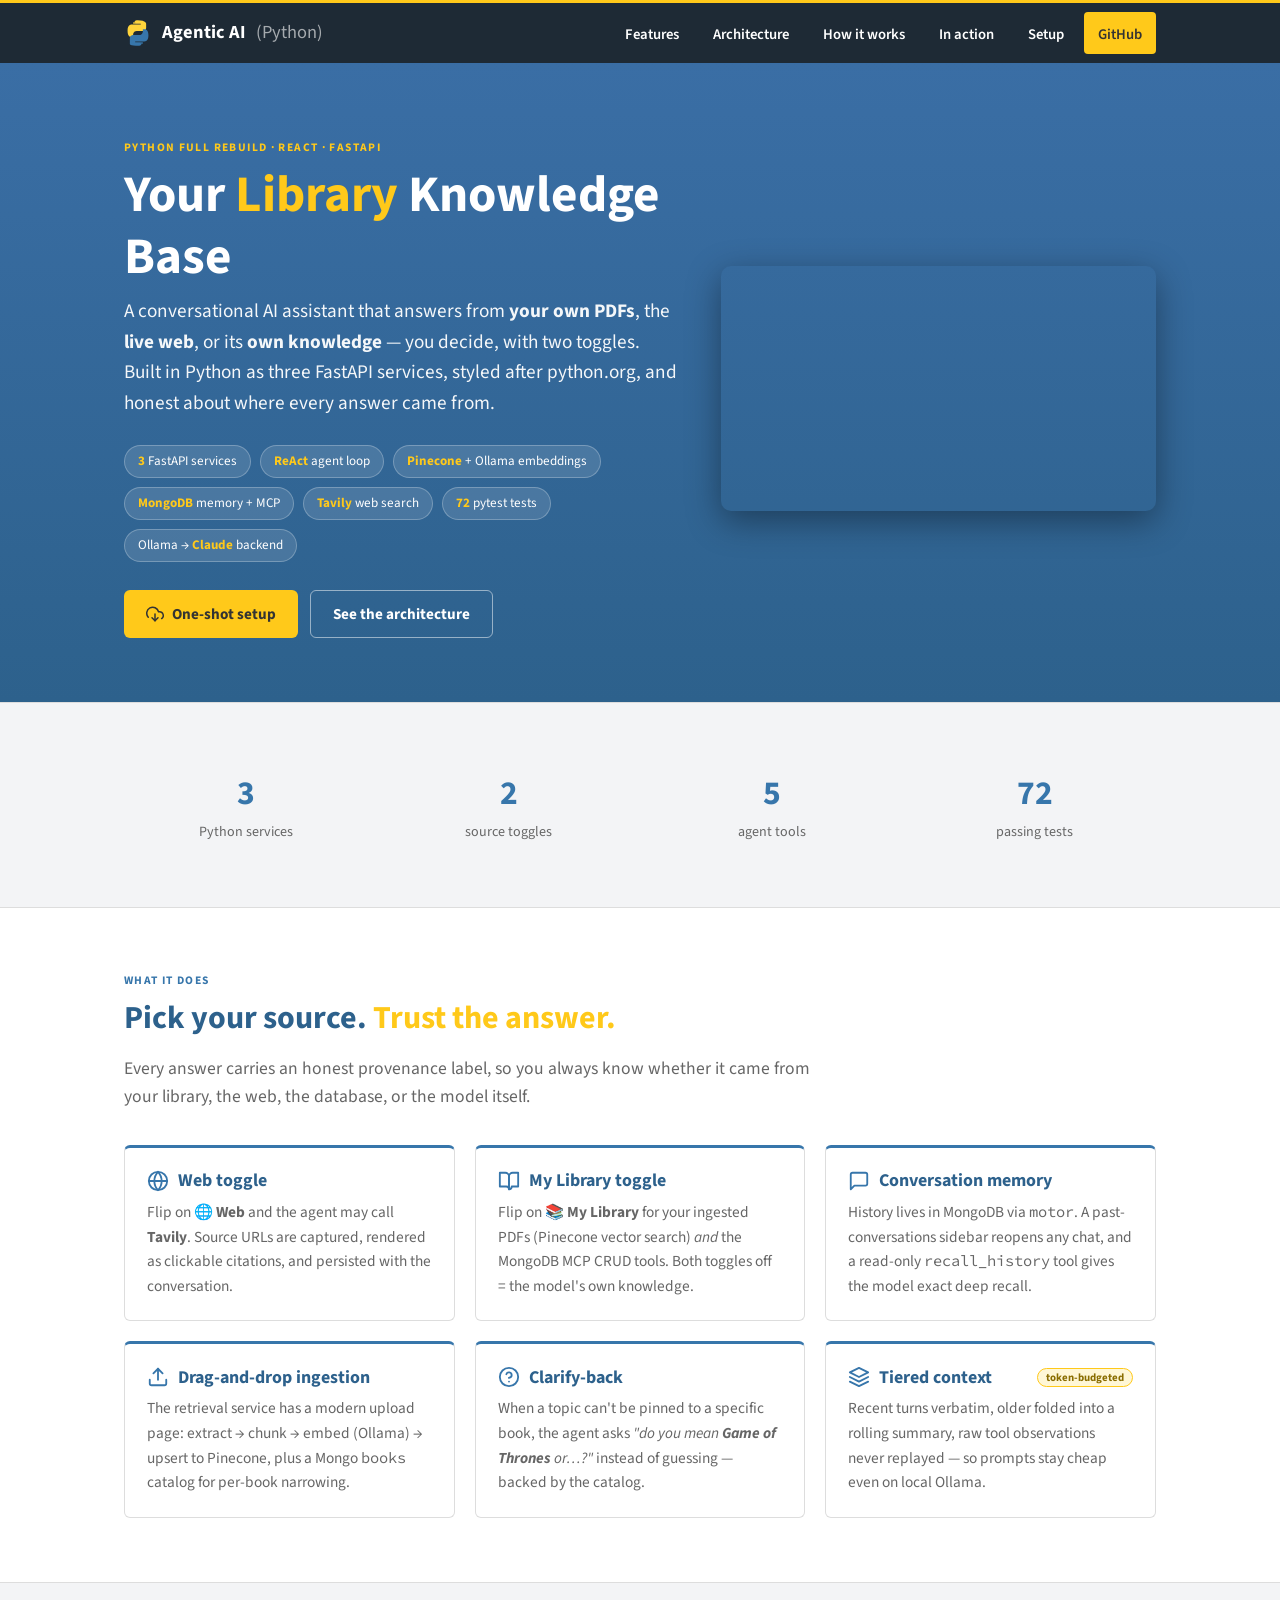
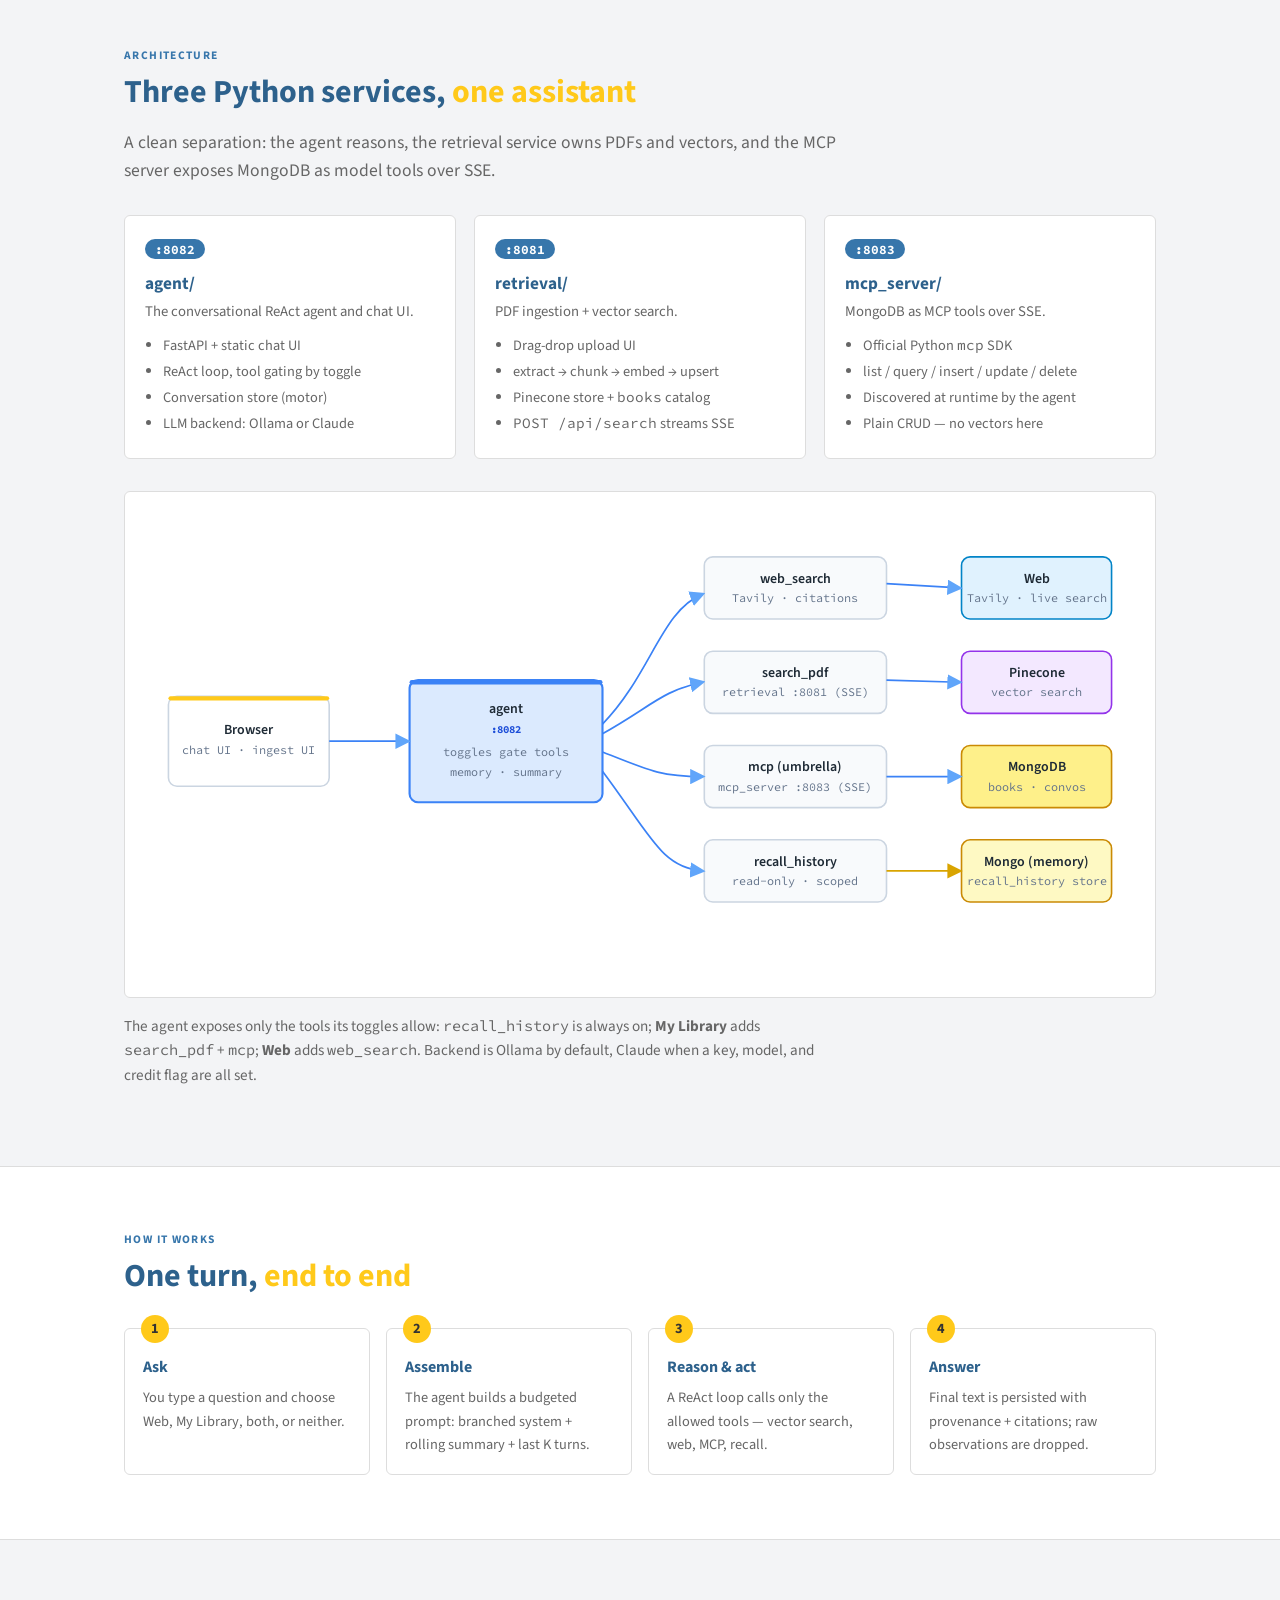
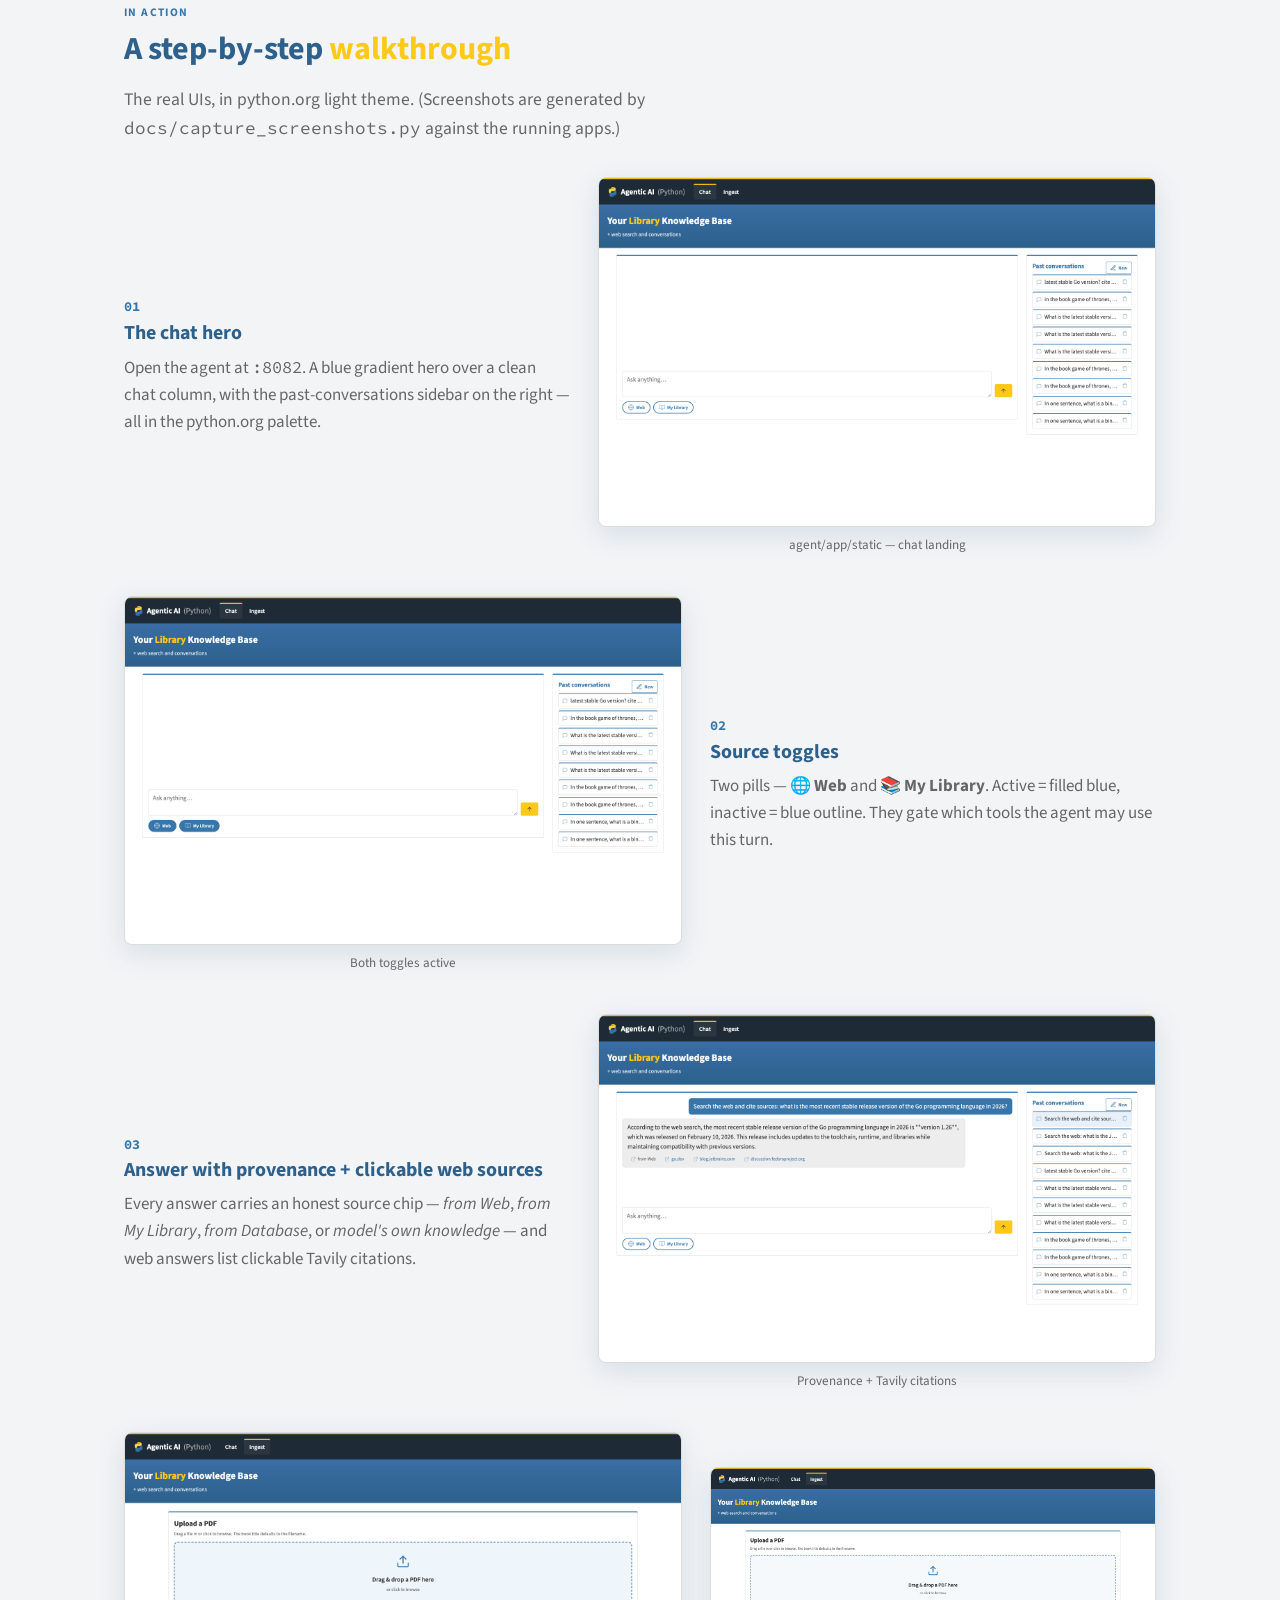
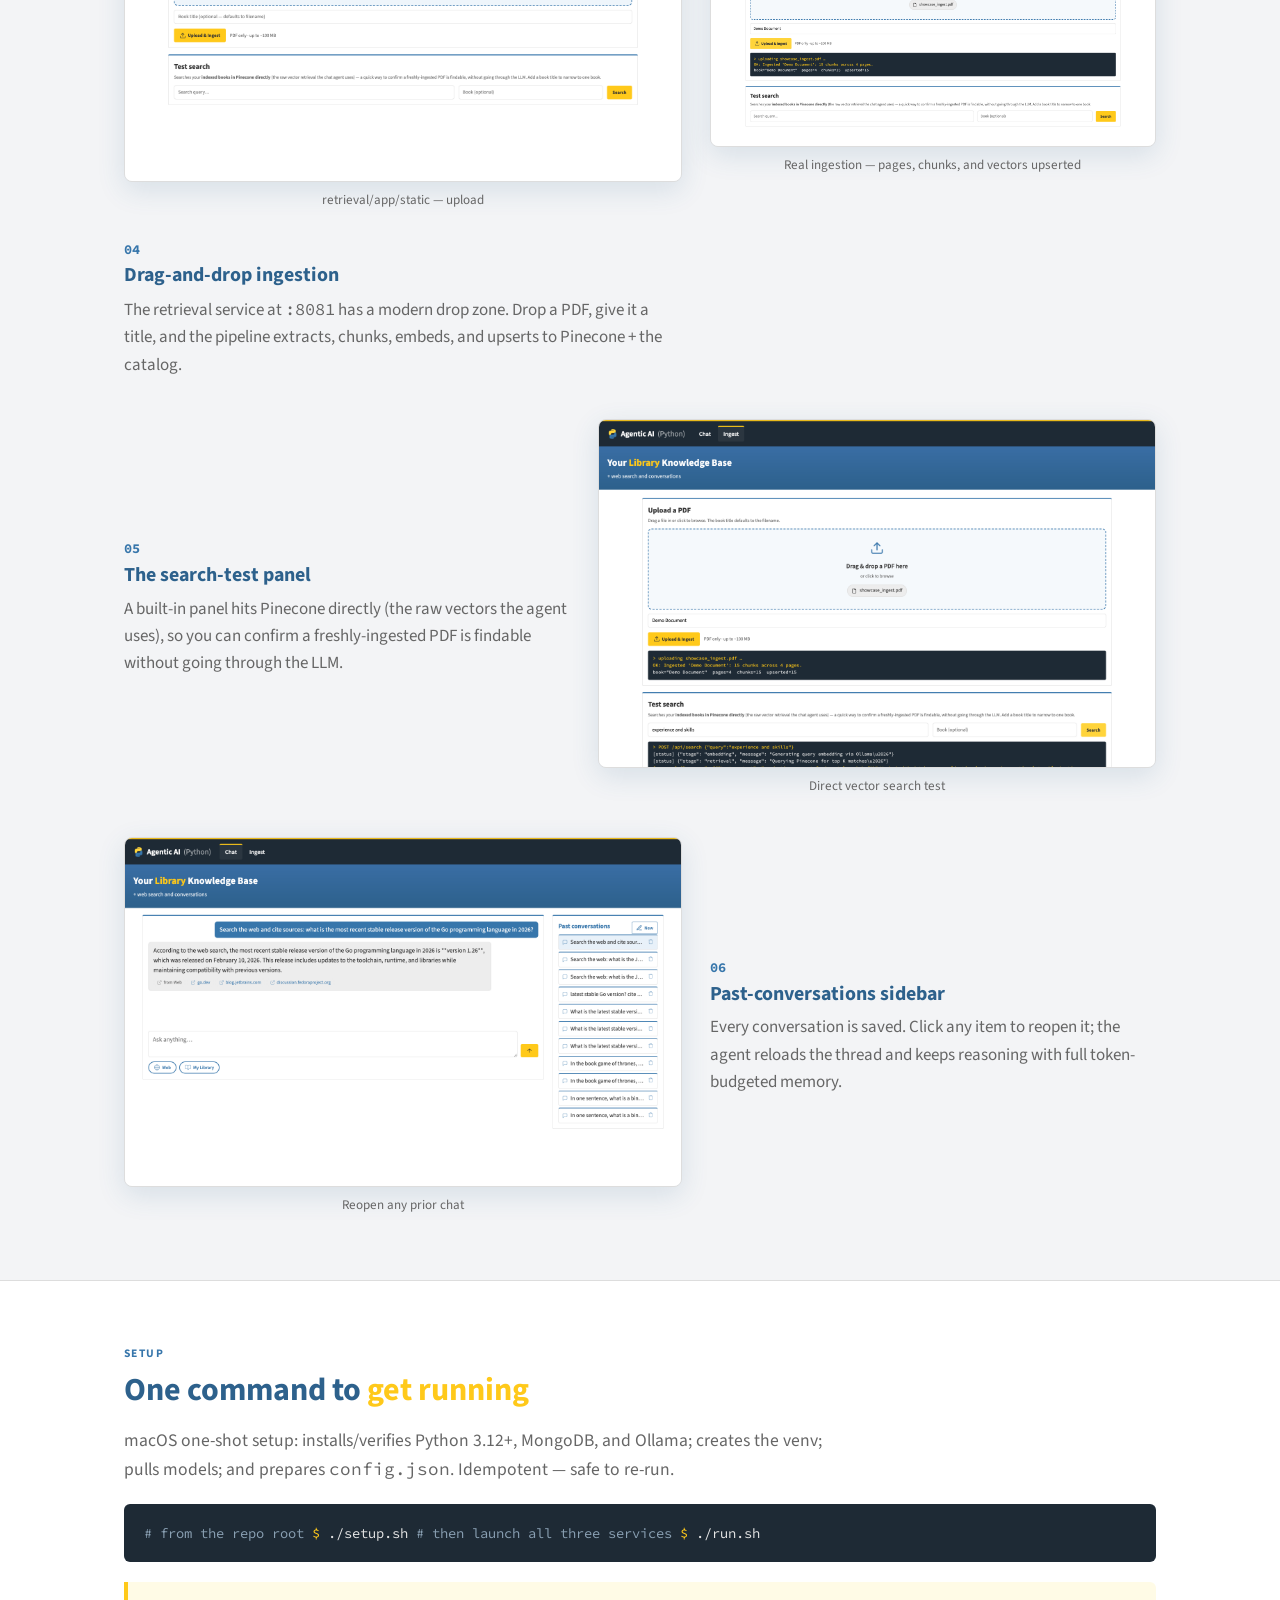
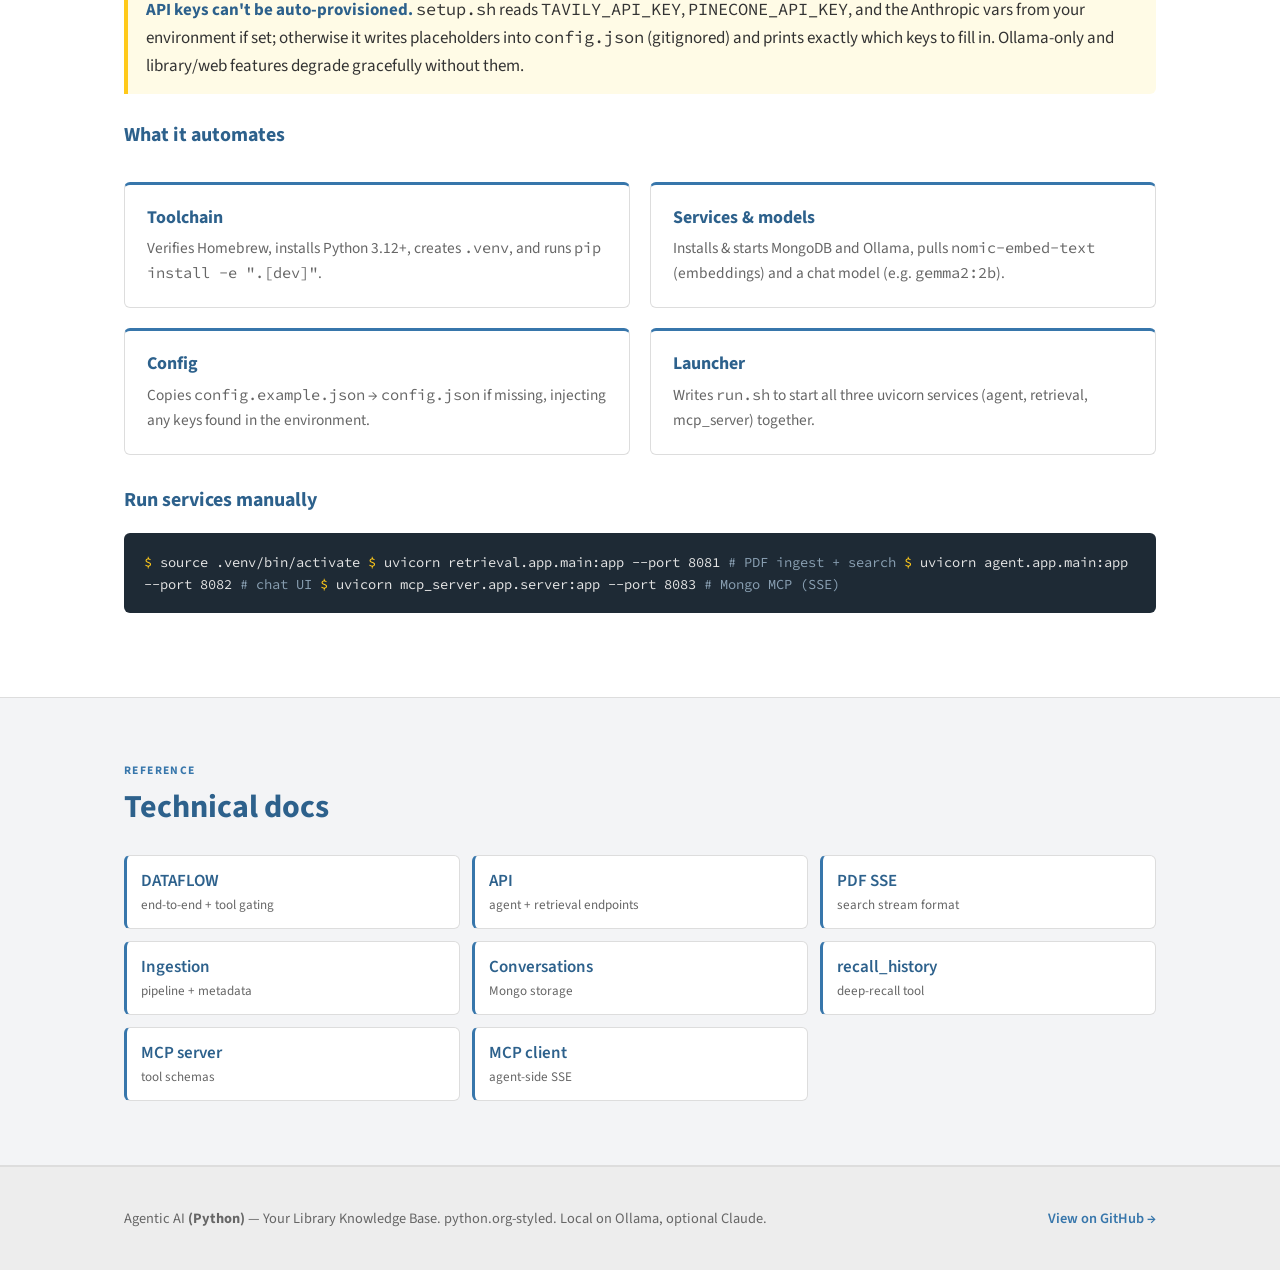
<file: docs/index.html>
<!DOCTYPE html>
<html lang="en">
<head>
<meta charset="utf-8" />
<meta name="viewport" content="width=device-width, initial-scale=1" />
<title>Agentic AI (Python) — Your Library Knowledge Base</title>
<meta name="description" content="A Python ReAct assistant over your PDF library, the web, and MongoDB. Three FastAPI services, source toggles (Web / My Library), conversation memory, honest provenance, and a python.org-styled UI. Runs local on Ollama, switches to Claude." />

<meta property="og:title" content="Agentic AI (Python) — Your Library Knowledge Base" />
<meta property="og:description" content="ReAct agent + PDF ingestion/retrieval + MongoDB MCP, all in Python. Web / My Library source toggles, memory, clarify-back, honest provenance. Local on Ollama, optional Claude." />
<meta property="og:type" content="website" />

<link rel="preconnect" href="https://fonts.googleapis.com" />
<link rel="preconnect" href="https://fonts.gstatic.com" crossorigin />
<link href="https://fonts.googleapis.com/css2?family=Source+Sans+3:wght@400;600;700&family=Source+Code+Pro:wght@400;600&display=swap" rel="stylesheet" />
<link rel="stylesheet" href="assets/showcase.css" />
</head>
<body>

<!-- ── Top bar ── -->
<header class="topbar">
  <div class="wrap topbar-inner">
    <span class="brand">
      <svg class="logo" viewBox="0 0 110 110" xmlns="http://www.w3.org/2000/svg" aria-hidden="true">
        <path fill="#ffd43b" d="M54 5c-13 0-12 6-12 6v8h24v3H30s-16-2-16 24 14 24 14 24h8v-9s0-14 14-14h24s13 0 13-13V19S88 5 54 5zM40 12a4 4 0 110 8 4 4 0 010-8z"/>
        <path fill="#3776ab" d="M56 105c13 0 12-6 12-6v-8H44v-3h36s16 2 16-24-14-24-14-24h-8v9s0 14-14 14H36s-13 0-13 13v22s-2 7 36 7zM70 98a4 4 0 110-8 4 4 0 010 8z"/>
      </svg>
      Agentic AI <span class="suffix">(Python)</span>
    </span>
    <nav class="nav-links">
      <a href="#features">Features</a>
      <a href="#architecture">Architecture</a>
      <a href="#how">How it works</a>
      <a href="#in-action">In action</a>
      <a href="#setup">Setup</a>
      <a class="nav-cta" href="https://github.com/dharmendrra/agentic-ai-py">GitHub</a>
    </nav>
  </div>
</header>

<!-- ── Hero ── -->
<section class="hero">
  <div class="wrap hero-wrap">
    <div class="hero-text">
      <div class="eyebrow" style="color:var(--py-yellow)">Python full rebuild · ReAct · FastAPI</div>
      <h1>Your <span class="accent">Library</span> Knowledge Base</h1>
      <p class="tagline">A conversational AI assistant that answers from <strong>your own PDFs</strong>, the <strong>live web</strong>, or its <strong>own knowledge</strong> — you decide, with two toggles. Built in Python as three FastAPI services, styled after python.org, and honest about where every answer came from.</p>
      <div class="hero-badges">
        <span class="pill"><strong>3</strong> FastAPI services</span>
        <span class="pill"><strong>ReAct</strong> agent loop</span>
        <span class="pill"><strong>Pinecone</strong> + Ollama embeddings</span>
        <span class="pill"><strong>MongoDB</strong> memory + MCP</span>
        <span class="pill"><strong>Tavily</strong> web search</span>
        <span class="pill"><strong>72</strong> pytest tests</span>
        <span class="pill">Ollama → <strong>Claude</strong> backend</span>
      </div>
      <div class="hero-cta">
        <a class="btn btn-primary" href="#setup">
          <svg width="18" height="18" viewBox="0 0 24 24" fill="none" stroke="currentColor" stroke-width="2" stroke-linecap="round" stroke-linejoin="round"><polyline points="8 17 12 21 16 17"/><line x1="12" x2="12" y1="12" y2="21"/><path d="M20.88 18.09A5 5 0 0 0 18 9h-1.26A8 8 0 1 0 3 16.29"/></svg>
          One-shot setup
        </a>
        <a class="btn btn-ghost" href="#architecture">See the architecture</a>
      </div>
    </div>
    <div class="hero-video">
      <iframe src="https://www.youtube.com/embed/qvQRfdVsl0k" title="Agentic AI — How it works" frameborder="0" allow="accelerometer; autoplay; clipboard-write; encrypted-media; gyroscope; picture-in-picture; web-share" allowfullscreen></iframe>
    </div>
  </div>
</section>

<!-- ── Stats ── -->
<section class="section-soft">
  <div class="wrap stats">
    <div class="stat"><div class="num">3</div><div class="label">Python services</div></div>
    <div class="stat"><div class="num">2</div><div class="label">source toggles</div></div>
    <div class="stat"><div class="num">5</div><div class="label">agent tools</div></div>
    <div class="stat"><div class="num">72</div><div class="label">passing tests</div></div>
  </div>
</section>

<!-- ── Features ── -->
<section id="features">
  <div class="wrap">
    <div class="eyebrow">What it does</div>
    <h2>Pick your source. <span class="accent">Trust the answer.</span></h2>
    <p class="lead">Every answer carries an honest provenance label, so you always know whether it came from your library, the web, the database, or the model itself.</p>

    <div class="grid grid-3">
      <div class="card">
        <h3><svg class="ico" viewBox="0 0 24 24" fill="none" stroke="currentColor" stroke-width="2" stroke-linecap="round" stroke-linejoin="round"><circle cx="12" cy="12" r="10"/><path d="M12 2a14.5 14.5 0 0 0 0 20 14.5 14.5 0 0 0 0-20"/><path d="M2 12h20"/></svg>Web toggle</h3>
        <p>Flip on <strong>🌐 Web</strong> and the agent may call <strong>Tavily</strong>. Source URLs are captured, rendered as clickable citations, and persisted with the conversation.</p>
      </div>
      <div class="card">
        <h3><svg class="ico" viewBox="0 0 24 24" fill="none" stroke="currentColor" stroke-width="2" stroke-linecap="round" stroke-linejoin="round"><path d="M2 3h6a4 4 0 0 1 4 4v14a3 3 0 0 0-3-3H2z"/><path d="M22 3h-6a4 4 0 0 0-4 4v14a3 3 0 0 0 3-3h7z"/></svg>My Library toggle</h3>
        <p>Flip on <strong>📚 My Library</strong> for your ingested PDFs (Pinecone vector search) <em>and</em> the MongoDB MCP CRUD tools. Both toggles off = the model's own knowledge.</p>
      </div>
      <div class="card">
        <h3><svg class="ico" viewBox="0 0 24 24" fill="none" stroke="currentColor" stroke-width="2" stroke-linecap="round" stroke-linejoin="round"><path d="M21 15a2 2 0 0 1-2 2H7l-4 4V5a2 2 0 0 1 2-2h14a2 2 0 0 1 2 2z"/></svg>Conversation memory</h3>
        <p>History lives in MongoDB via <code>motor</code>. A past-conversations sidebar reopens any chat, and a read-only <code>recall_history</code> tool gives the model exact deep recall.</p>
      </div>
      <div class="card">
        <h3><svg class="ico" viewBox="0 0 24 24" fill="none" stroke="currentColor" stroke-width="2" stroke-linecap="round" stroke-linejoin="round"><path d="M21 15v4a2 2 0 0 1-2 2H5a2 2 0 0 1-2-2v-4"/><polyline points="17 8 12 3 7 8"/><line x1="12" x2="12" y1="3" y2="15"/></svg>Drag-and-drop ingestion</h3>
        <p>The retrieval service has a modern upload page: extract → chunk → embed (Ollama) → upsert to Pinecone, plus a Mongo <code>books</code> catalog for per-book narrowing.</p>
      </div>
      <div class="card">
        <h3><svg class="ico" viewBox="0 0 24 24" fill="none" stroke="currentColor" stroke-width="2" stroke-linecap="round" stroke-linejoin="round"><circle cx="12" cy="12" r="10"/><path d="M9.09 9a3 3 0 0 1 5.83 1c0 2-3 3-3 3"/><path d="M12 17h.01"/></svg>Clarify-back</h3>
        <p>When a topic can't be pinned to a specific book, the agent asks <em>"do you mean <strong>Game of Thrones</strong> or…?"</em> instead of guessing — backed by the catalog.</p>
      </div>
      <div class="card">
        <h3><svg class="ico" viewBox="0 0 24 24" fill="none" stroke="currentColor" stroke-width="2" stroke-linecap="round" stroke-linejoin="round"><path d="M12 2 2 7l10 5 10-5-10-5Z"/><path d="m2 17 10 5 10-5"/><path d="m2 12 10 5 10-5"/></svg>Tiered context <span class="badge">token-budgeted</span></h3>
        <p>Recent turns verbatim, older folded into a rolling summary, raw tool observations never replayed — so prompts stay cheap even on local Ollama.</p>
      </div>
    </div>
  </div>
</section>

<!-- ── Architecture ── -->
<section id="architecture" class="section-soft">
  <div class="wrap">
    <div class="eyebrow">Architecture</div>
    <h2>Three Python services, <span class="accent">one assistant</span></h2>
    <p class="lead">A clean separation: the agent reasons, the retrieval service owns PDFs and vectors, and the MCP server exposes MongoDB as model tools over SSE.</p>

    <div class="svc-grid">
      <div class="svc">
        <span class="port">:8082</span>
        <h3>agent/</h3>
        <p>The conversational ReAct agent and chat UI.</p>
        <ul>
          <li>FastAPI + static chat UI</li>
          <li>ReAct loop, tool gating by toggle</li>
          <li>Conversation store (motor)</li>
          <li>LLM backend: Ollama or Claude</li>
        </ul>
      </div>
      <div class="svc">
        <span class="port">:8081</span>
        <h3>retrieval/</h3>
        <p>PDF ingestion + vector search.</p>
        <ul>
          <li>Drag-drop upload UI</li>
          <li>extract → chunk → embed → upsert</li>
          <li>Pinecone store + <code>books</code> catalog</li>
          <li><code>POST /api/search</code> streams SSE</li>
        </ul>
      </div>
      <div class="svc">
        <span class="port">:8083</span>
        <h3>mcp_server/</h3>
        <p>MongoDB as MCP tools over SSE.</p>
        <ul>
          <li>Official Python <code>mcp</code> SDK</li>
          <li>list / query / insert / update / delete</li>
          <li>Discovered at runtime by the agent</li>
          <li>Plain CRUD — no vectors here</li>
        </ul>
      </div>
    </div>

    <!-- Inline SVG dataflow diagram -->
    <div class="diagram-wrap">
      <svg viewBox="0 0 920 430" xmlns="http://www.w3.org/2000/svg" role="img" aria-label="Agentic AI Python dataflow: browser to agent, agent to tools, tools to backends.">
        <defs>
          <marker id="arrow" markerWidth="9" markerHeight="9" refX="7" refY="4.5" orient="auto">
            <path d="M0 0L9 4.5L0 9z" fill="#60a5fa"/>
          </marker>
          <marker id="arrow-y" markerWidth="9" markerHeight="9" refX="7" refY="4.5" orient="auto">
            <path d="M0 0L9 4.5L0 9z" fill="#d9a400"/>
          </marker>
          <style>
            .lbl  { font: 600 13px "Source Sans 3", sans-serif; fill: #1e2a35; }
            .sub  { font: 400 11px "Source Code Pro", monospace; fill: #64748b; }
            .edge { stroke: #3b82f6; stroke-width: 1.6; fill: none; marker-end: url(#arrow); }
            .edgey{ stroke: #d9a400; stroke-width: 1.6; fill: none; marker-end: url(#arrow-y); }
            .port { font: 700 10px "Source Code Pro", monospace; fill: #1d4ed8; }
          </style>
        </defs>


        <!-- Browser -->
        <rect x="20" y="170" width="150" height="84" rx="8" fill="#fff" stroke="#cbd5e1" stroke-width="1.5"/>
        <rect x="20" y="170" width="150" height="4" rx="2" fill="#ffc91a"/>
        <text class="lbl" x="95" y="205" text-anchor="middle">Browser</text>
        <text class="sub" x="95" y="224" text-anchor="middle">chat UI · ingest UI</text>

        <!-- Agent -->
        <rect x="245" y="155" width="180" height="114" rx="8" fill="#dbeafe" stroke="#3b82f6" stroke-width="2"/>
        <rect x="245" y="155" width="180" height="4" rx="2" fill="#3b82f6"/>
        <text class="lbl" x="335" y="186" text-anchor="middle">agent</text>
        <text class="port" x="335" y="204" text-anchor="middle">:8082</text>
        <text class="sub" x="335" y="226" text-anchor="middle">toggles gate tools</text>
        <text class="sub" x="335" y="244" text-anchor="middle">memory · summary</text>

        <!-- Tool nodes -->
        <rect x="520" y="40" width="170" height="58" rx="8" fill="#f8fafc" stroke="#cbd5e1" stroke-width="1.5"/>
        <text class="lbl" x="605" y="64" text-anchor="middle">web_search</text>
        <text class="sub" x="605" y="82" text-anchor="middle">Tavily · citations</text>

        <rect x="520" y="128" width="170" height="58" rx="8" fill="#f8fafc" stroke="#cbd5e1" stroke-width="1.5"/>
        <text class="lbl" x="605" y="152" text-anchor="middle">search_pdf</text>
        <text class="sub" x="605" y="170" text-anchor="middle">retrieval :8081 (SSE)</text>

        <rect x="520" y="216" width="170" height="58" rx="8" fill="#f8fafc" stroke="#cbd5e1" stroke-width="1.5"/>
        <text class="lbl" x="605" y="240" text-anchor="middle">mcp (umbrella)</text>
        <text class="sub" x="605" y="258" text-anchor="middle">mcp_server :8083 (SSE)</text>

        <rect x="520" y="304" width="170" height="58" rx="8" fill="#f8fafc" stroke="#cbd5e1" stroke-width="1.5"/>
        <text class="lbl" x="605" y="328" text-anchor="middle">recall_history</text>
        <text class="sub" x="605" y="346" text-anchor="middle">read-only · scoped</text>

        <!-- Backends — color-coded by service type -->
        <rect x="760" y="40"  width="140" height="58" rx="8" fill="#e0f2fe" stroke="#0284c7" stroke-width="1.5"/>
        <text class="lbl" x="830" y="64"  text-anchor="middle">Web</text>
        <text class="sub" x="830" y="82"  text-anchor="middle">Tavily · live search</text>

        <rect x="760" y="128" width="140" height="58" rx="8" fill="#f3e8ff" stroke="#9333ea" stroke-width="1.5"/>
        <text class="lbl" x="830" y="152" text-anchor="middle">Pinecone</text>
        <text class="sub" x="830" y="170" text-anchor="middle">vector search</text>

        <rect x="760" y="216" width="140" height="58" rx="8" fill="#fef08a" stroke="#ca8a04" stroke-width="1.5"/>
        <text class="lbl" x="830" y="240" text-anchor="middle">MongoDB</text>
        <text class="sub" x="830" y="258" text-anchor="middle">books · convos</text>

        <rect x="760" y="304" width="140" height="58" rx="8" fill="#fef9c3" stroke="#ca8a04" stroke-width="1.5"/>
        <text class="lbl" x="830" y="328" text-anchor="middle">Mongo (memory)</text>
        <text class="sub" x="830" y="346" text-anchor="middle">recall_history store</text>

        <!-- Edges -->
        <path class="edge" d="M170 212 L243 212"/>
        <path class="edge" d="M425 196 C470 150, 480 90, 518 75"/>
        <path class="edge" d="M425 205 C470 180, 480 165, 518 157"/>
        <path class="edge" d="M425 222 C470 240, 480 245, 518 245"/>
        <path class="edge" d="M425 240 C470 300, 480 330, 518 333"/>
        <path class="edge" d="M690 65  L758 69"/>
        <path class="edge" d="M690 155 L758 157"/>
        <path class="edge" d="M690 245 L758 245"/>
        <path class="edgey" d="M690 333 C720 333, 730 333, 758 333"/>
      </svg>
    </div>
    <p class="lead" style="margin-top:16px; font-size:.95rem;">The agent exposes only the tools its toggles allow: <code>recall_history</code> is always on; <strong>My Library</strong> adds <code>search_pdf</code> + <code>mcp</code>; <strong>Web</strong> adds <code>web_search</code>. Backend is Ollama by default, Claude when a key, model, and credit flag are all set.</p>
  </div>
</section>

<!-- ── How it works ── -->
<section id="how">
  <div class="wrap">
    <div class="eyebrow">How it works</div>
    <h2>One turn, <span class="accent">end to end</span></h2>
    <div class="flow">
      <div class="step">
        <h4>Ask</h4>
        <p>You type a question and choose Web, My Library, both, or neither.</p>
      </div>
      <div class="step">
        <h4>Assemble</h4>
        <p>The agent builds a budgeted prompt: branched system + rolling summary + last K turns.</p>
      </div>
      <div class="step">
        <h4>Reason &amp; act</h4>
        <p>A ReAct loop calls only the allowed tools — vector search, web, MCP, recall.</p>
      </div>
      <div class="step">
        <h4>Answer</h4>
        <p>Final text is persisted with provenance + citations; raw observations are dropped.</p>
      </div>
    </div>
  </div>
</section>

<!-- ── In action ── -->
<section id="in-action" class="section-soft">
  <div class="wrap">
    <div class="eyebrow">In action</div>
    <h2>A step-by-step <span class="accent">walkthrough</span></h2>
    <p class="lead">The real UIs, in python.org light theme. (Screenshots are generated by <code>docs/capture_screenshots.py</code> against the running apps.)</p>

    <div class="shots">
      <div class="shot">
        <div class="copy">
          <div class="num">01</div>
          <h3>The chat hero</h3>
          <p>Open the agent at <code>:8082</code>. A blue gradient hero over a clean chat column, with the past-conversations sidebar on the right — all in the python.org palette.</p>
        </div>
        <figure>
          <img data-shot="chat-hero" alt="Agent chat landing page with hero band and sidebar" />
          <figcaption>agent/app/static — chat landing</figcaption>
        </figure>
      </div>

      <div class="shot rev">
        <div class="copy">
          <div class="num">02</div>
          <h3>Source toggles</h3>
          <p>Two pills — <strong>🌐 Web</strong> and <strong>📚 My Library</strong>. Active = filled blue, inactive = blue outline. They gate which tools the agent may use this turn.</p>
        </div>
        <figure>
          <img data-shot="source-toggles" alt="Web and My Library toggles, both active" />
          <figcaption>Both toggles active</figcaption>
        </figure>
      </div>

      <div class="shot">
        <div class="copy">
          <div class="num">03</div>
          <h3>Answer with provenance + clickable web sources</h3>
          <p>Every answer carries an honest source chip — <em>from Web</em>, <em>from My Library</em>, <em>from Database</em>, or <em>model's own knowledge</em> — and web answers list clickable Tavily citations.</p>
        </div>
        <figure>
          <img data-shot="answer-web-citations" alt="Assistant answer with provenance chip and clickable web citations" />
          <figcaption>Provenance + Tavily citations</figcaption>
        </figure>
      </div>

      <div class="shot rev">
        <div class="copy">
          <div class="num">04</div>
          <h3>Drag-and-drop ingestion</h3>
          <p>The retrieval service at <code>:8081</code> has a modern drop zone. Drop a PDF, give it a title, and the pipeline extracts, chunks, embeds, and upserts to Pinecone + the catalog.</p>
        </div>
        <figure>
          <img data-shot="ingest-dropzone" alt="PDF drag-and-drop ingestion page" />
          <figcaption>retrieval/app/static — upload</figcaption>
        </figure>
        <figure>
          <img data-shot="ingest-result" alt="Ingestion status console reporting pages, chunks, and vectors upserted" />
          <figcaption>Real ingestion — pages, chunks, and vectors upserted</figcaption>
        </figure>
      </div>

      <div class="shot">
        <div class="copy">
          <div class="num">05</div>
          <h3>The search-test panel</h3>
          <p>A built-in panel hits Pinecone directly (the raw vectors the agent uses), so you can confirm a freshly-ingested PDF is findable without going through the LLM.</p>
        </div>
        <figure>
          <img data-shot="ingest-search-test" alt="Vector search test panel with dark console output" />
          <figcaption>Direct vector search test</figcaption>
        </figure>
      </div>

      <div class="shot rev">
        <div class="copy">
          <div class="num">06</div>
          <h3>Past-conversations sidebar</h3>
          <p>Every conversation is saved. Click any item to reopen it; the agent reloads the thread and keeps reasoning with full token-budgeted memory.</p>
        </div>
        <figure>
          <img data-shot="sidebar-conversations" alt="Past conversations sidebar with saved chats" />
          <figcaption>Reopen any prior chat</figcaption>
        </figure>
      </div>
    </div>
  </div>
</section>

<!-- ── Setup ── -->
<section id="setup">
  <div class="wrap">
    <div class="eyebrow">Setup</div>
    <h2>One command to <span class="accent">get running</span></h2>
    <p class="lead">macOS one-shot setup: installs/verifies Python 3.12+, MongoDB, and Ollama; creates the venv; pulls models; and prepares <code>config.json</code>. Idempotent — safe to re-run.</p>

    <div class="code">
<span class="cmt"># from the repo root</span>
<span class="prompt">$</span> ./setup.sh

<span class="cmt"># then launch all three services</span>
<span class="prompt">$</span> ./run.sh
</div>

    <div class="callout">
      <strong>API keys can't be auto-provisioned.</strong> <code>setup.sh</code> reads
      <code>TAVILY_API_KEY</code>, <code>PINECONE_API_KEY</code>, and the Anthropic vars
      from your environment if set; otherwise it writes placeholders into
      <code>config.json</code> (gitignored) and prints exactly which keys to fill in.
      Ollama-only and library/web features degrade gracefully without them.
    </div>

    <h3 style="margin-top:30px; color:var(--py-blue-nav)">What it automates</h3>
    <div class="grid grid-2">
      <div class="card">
        <h3>Toolchain</h3>
        <p>Verifies Homebrew, installs Python 3.12+, creates <code>.venv</code>, and runs <code>pip install -e ".[dev]"</code>.</p>
      </div>
      <div class="card">
        <h3>Services &amp; models</h3>
        <p>Installs &amp; starts MongoDB and Ollama, pulls <code>nomic-embed-text</code> (embeddings) and a chat model (e.g. <code>gemma2:2b</code>).</p>
      </div>
      <div class="card">
        <h3>Config</h3>
        <p>Copies <code>config.example.json</code> → <code>config.json</code> if missing, injecting any keys found in the environment.</p>
      </div>
      <div class="card">
        <h3>Launcher</h3>
        <p>Writes <code>run.sh</code> to start all three uvicorn services (agent, retrieval, mcp_server) together.</p>
      </div>
    </div>

    <h3 style="margin-top:34px; color:var(--py-blue-nav)">Run services manually</h3>
    <div class="code">
<span class="prompt">$</span> source .venv/bin/activate
<span class="prompt">$</span> uvicorn retrieval.app.main:app  --port 8081   <span class="cmt"># PDF ingest + search</span>
<span class="prompt">$</span> uvicorn agent.app.main:app      --port 8082   <span class="cmt"># chat UI</span>
<span class="prompt">$</span> uvicorn mcp_server.app.server:app --port 8083  <span class="cmt"># Mongo MCP (SSE)</span>
</div>
  </div>
</section>

<!-- ── Docs ── -->
<section class="section-soft">
  <div class="wrap">
    <div class="eyebrow">Reference</div>
    <h2>Technical docs</h2>
    <div class="doclinks">
      <a href="DATAFLOW.md">DATAFLOW<span>end-to-end + tool gating</span></a>
      <a href="API.md">API<span>agent + retrieval endpoints</span></a>
      <a href="PDF_ENDPOINT_SSE_FORMAT.md">PDF SSE<span>search stream format</span></a>
      <a href="INGESTION_FORMAT.md">Ingestion<span>pipeline + metadata</span></a>
      <a href="CONVERSATION_STORAGE_FORMAT.md">Conversations<span>Mongo storage</span></a>
      <a href="RECALL_HISTORY_TOOL.md">recall_history<span>deep-recall tool</span></a>
      <a href="MCP_SERVER.md">MCP server<span>tool schemas</span></a>
      <a href="MCP_CLIENT.md">MCP client<span>agent-side SSE</span></a>
    </div>
  </div>
</section>

<footer>
  <div class="wrap">
    <span>Agentic AI <strong>(Python)</strong> — Your Library Knowledge Base. python.org-styled. Local on Ollama, optional Claude.</span>
    <a href="https://github.com/dharmendrra/agentic-ai-py">View on GitHub →</a>
  </div>
</footer>

<script>
  // Resolve each screenshot; if the file is missing, show a styled placeholder
  // so the page stays polished before capture_screenshots.py has been run.
  document.querySelectorAll('img[data-shot]').forEach((img) => {
    const name = img.getAttribute('data-shot');
    const src = 'screenshots/' + name + '.png';
    const probe = new Image();
    probe.onload = () => { img.src = src; };
    probe.onerror = () => {
      img.classList.add('ph');
      img.removeAttribute('src');
      img.alt = 'Screenshot pending: ' + name + '.png';
      const fig = img.closest('figure');
      img.outerHTML = '<div class="ph" style="min-height:220px;border:1px dashed #3776ab;'
        + 'border-radius:8px;display:grid;place-items:center;color:#3776ab;'
        + 'background:#f5f9fc;font-weight:600;text-align:center;padding:20px;">'
        + 'Screenshot pending<br><span style="font-weight:400;font-size:.8rem;color:#666">'
        + 'screenshots/' + name + '.png</span></div>';
    };
    probe.src = src;
  });
</script>
</body>
</html>
</file>
<file: docs/assets/showcase.css>
/* ──────────────────────────────────────────────────────────────────────────
   Agentic AI (Python) — GitHub Pages showcase
   python.org-inspired LIGHT theme: blue #3776ab + yellow #ffc91a, Source Sans.
   Deliberately distinct from the Go showcase (which is a dark/blue Inter theme).
   ────────────────────────────────────────────────────────────────────────── */
:root {
  --py-blue:        #3776ab;
  --py-blue-nav:    #2d618c;
  --py-blue-dark:   #1e2a35;
  --py-yellow:      #ffc91a;
  --py-yellow-soft: #ffd43b;
  --py-gray:        #646565;

  --bg:             #ffffff;
  --bg-soft:        #f3f4f6;
  --bg-panel:       #ededed;
  --text:           #333333;
  --text-muted:     #666666;
  --border:         #dddddd;

  --header-grad:    linear-gradient(180deg, #3a6ea5 0%, #2d618c 100%);

  --font-body: "Source Sans 3", "Source Sans Pro", "Helvetica Neue", Arial, sans-serif;
  --font-mono: "Source Code Pro", "Ubuntu Mono", Menlo, Consolas, monospace;

  --maxw: 1080px;
  --radius: 6px;
}

* { box-sizing: border-box; }
html { scroll-behavior: smooth; }
body {
  margin: 0;
  font-family: var(--font-body);
  color: var(--text);
  background: var(--bg);
  line-height: 1.6;
  -webkit-font-smoothing: antialiased;
  font-size: 17px;
}
a { color: var(--py-blue); text-decoration: none; }
a:hover { text-decoration: underline; }
code, .mono { font-family: var(--font-mono); }

.wrap { max-width: var(--maxw); margin: 0 auto; padding: 0 24px; }
section { padding: 64px 0; }
.section-soft { background: var(--bg-soft); border-top: 1px solid var(--border); border-bottom: 1px solid var(--border); }

h1, h2, h3 { line-height: 1.2; margin: 0 0 .45em; }
h2 { font-size: clamp(1.5rem, 3vw, 2rem); font-weight: 700; color: var(--py-blue-nav); }
h2 .accent, h1 .accent { color: var(--py-yellow); }
.eyebrow { text-transform: uppercase; letter-spacing: .12em; font-size: .72rem; font-weight: 700; color: var(--py-blue); margin-bottom: 8px; }
.lead { font-size: 1.1rem; color: var(--text-muted); max-width: 720px; }

/* ── Top bar (mirrors the app's dark navy bar with yellow top border) ── */
header.topbar {
  position: sticky; top: 0; z-index: 50;
  background: var(--py-blue-dark);
  border-top: 3px solid var(--py-yellow);
  color: #fff;
}
.topbar-inner { display: flex; align-items: center; justify-content: space-between; height: 60px; }
.brand { display: flex; align-items: center; gap: 10px; font-weight: 700; font-size: 1.15rem; }
.brand .logo { width: 28px; height: 28px; }
.brand .suffix { font-weight: 400; opacity: .6; }
.nav-links { display: flex; gap: 6px; align-items: center; }
.nav-links a { color: #fff; font-weight: 600; font-size: .92rem; padding: 8px 14px; border-radius: 4px; border-top: 3px solid transparent; }
.nav-links a:hover { background: rgba(255,255,255,.08); text-decoration: none; }
.nav-cta { background: var(--py-yellow); color: #333 !important; }
.nav-cta:hover { background: var(--py-yellow-soft); }
@media (max-width: 760px) { .nav-links a:not(.nav-cta) { display: none; } }

/* ── Hero (blue gradient band, yellow accents) ── */
.hero { background: var(--header-grad); color: #fff; padding: 76px 0 64px; }
.hero h1 { font-size: clamp(2.1rem, 5.5vw, 3.2rem); font-weight: 700; margin-bottom: .15em; }
.hero .tagline { font-size: 1.2rem; opacity: .95; max-width: 680px; margin: 6px 0 0; }
.hero-wrap { display: flex; align-items: center; gap: 44px; }
.hero-wrap .hero-text { flex: 1 1 56%; min-width: 0; }
.hero-wrap .hero-video { flex: 1 1 44%; aspect-ratio: 16 / 9; border-radius: 10px; overflow: hidden; box-shadow: 0 10px 34px rgba(0,0,0,.38); }
.hero-wrap .hero-video iframe { display: block; width: 100%; height: 100%; border: 0; }
@media (max-width: 860px) {
  .hero-wrap { flex-direction: column; align-items: stretch; }
  .hero-wrap .hero-video { width: 100%; }
}
.hero-badges { display: flex; flex-wrap: wrap; gap: 9px; margin: 26px 0 28px; }
.pill { background: rgba(255,255,255,.12); border: 1px solid rgba(255,255,255,.25); padding: 5px 13px; border-radius: 999px; font-size: .82rem; color: #fff; }
.pill strong { color: var(--py-yellow); }
.hero-cta { display: flex; flex-wrap: wrap; gap: 12px; }
.btn { display: inline-flex; align-items: center; gap: 8px; padding: 11px 22px; border-radius: var(--radius); font-weight: 700; font-size: .95rem; transition: .15s; }
.btn-primary { background: var(--py-yellow); color: #333; }
.btn-primary:hover { background: var(--py-yellow-soft); text-decoration: none; }
.btn-ghost { background: transparent; color: #fff; border: 1px solid rgba(255,255,255,.5); }
.btn-ghost:hover { border-color: #fff; text-decoration: none; }

/* ── Stats ── */
.stats { display: grid; grid-template-columns: repeat(4, 1fr); gap: 20px; }
@media (max-width: 720px) { .stats { grid-template-columns: repeat(2, 1fr); } }
.stat { text-align: center; }
.stat .num { font-size: 2.1rem; font-weight: 700; color: var(--py-blue); }
.stat .label { color: var(--text-muted); font-size: .88rem; }

/* ── Cards / feature grid ── */
.grid { display: grid; gap: 20px; margin-top: 34px; }
.grid-2 { grid-template-columns: repeat(2, 1fr); }
.grid-3 { grid-template-columns: repeat(3, 1fr); }
@media (max-width: 820px) { .grid-2, .grid-3 { grid-template-columns: 1fr; } }
.card {
  background: #fff; border: 1px solid var(--border);
  border-top: 3px solid var(--py-blue); border-radius: var(--radius);
  padding: 22px; transition: .15s;
}
.card:hover { box-shadow: 0 6px 22px rgba(45,97,140,.12); transform: translateY(-2px); }
.card h3 { font-size: 1.12rem; display: flex; align-items: center; gap: 9px; color: var(--py-blue-nav); }
.card .ico { width: 22px; height: 22px; color: var(--py-blue); flex-shrink: 0; }
.card p { color: var(--text-muted); margin: 0; font-size: .96rem; }
.card .badge { font-size: .68rem; font-weight: 700; padding: 2px 8px; border-radius: 999px; background: #fff7d6; color: #8a6d00; border: 1px solid var(--py-yellow); margin-left: auto; }

/* ── Service cards (architecture) ── */
.svc-grid { display: grid; grid-template-columns: repeat(3, 1fr); gap: 18px; margin-top: 30px; }
@media (max-width: 820px) { .svc-grid { grid-template-columns: 1fr; } }
.svc { background: #fff; border: 1px solid var(--border); border-radius: var(--radius); padding: 20px; }
.svc .port { font-family: var(--font-mono); font-size: .8rem; font-weight: 700; color: #fff; background: var(--py-blue); border-radius: 999px; padding: 2px 10px; }
.svc h3 { color: var(--py-blue-nav); margin: 10px 0 6px; font-size: 1.08rem; }
.svc p { color: var(--text-muted); font-size: .92rem; margin: 0; }
.svc ul { color: var(--text-muted); font-size: .9rem; margin: 10px 0 0; padding-left: 18px; }
.svc ul li { margin: 3px 0; }

/* ── Diagram ── */
.diagram-wrap { margin-top: 32px; background: #fff; border: 1px solid var(--border); border-radius: var(--radius); padding: 22px; overflow-x: auto; }
.diagram-wrap svg { display: block; max-width: 100%; height: auto; margin: 0 auto; }

/* ── How it works flow ── */
.flow { display: grid; grid-template-columns: repeat(4, 1fr); gap: 16px; margin-top: 32px; counter-reset: step; }
@media (max-width: 820px) { .flow { grid-template-columns: 1fr 1fr; } }
@media (max-width: 520px) { .flow { grid-template-columns: 1fr; } }
.flow .step { background: #fff; border: 1px solid var(--border); border-radius: var(--radius); padding: 18px; position: relative; }
.flow .step::before {
  counter-increment: step; content: counter(step);
  position: absolute; top: -14px; left: 16px;
  width: 28px; height: 28px; border-radius: 999px;
  background: var(--py-yellow); color: #333; font-weight: 700;
  display: flex; align-items: center; justify-content: center; font-size: .9rem;
}
.flow .step h4 { margin: 8px 0 6px; color: var(--py-blue-nav); font-size: 1rem; }
.flow .step p { margin: 0; color: var(--text-muted); font-size: .9rem; }

/* ── In action (walkthrough with screenshots) ── */
.shots { display: flex; flex-direction: column; gap: 40px; margin-top: 34px; }
.shot { display: grid; grid-template-columns: 1fr 1.25fr; gap: 28px; align-items: center; }
.shot.rev { grid-template-columns: 1.25fr 1fr; }
.shot.rev .copy { order: 2; }
@media (max-width: 820px) { .shot, .shot.rev { grid-template-columns: 1fr; } .shot.rev .copy { order: 0; } }
.shot .copy .num { font-family: var(--font-mono); color: var(--py-blue); font-weight: 700; font-size: .85rem; }
.shot .copy h3 { color: var(--py-blue-nav); margin: 4px 0 8px; }
.shot .copy p { color: var(--text-muted); margin: 0; }
.shot figure { margin: 0; }
.shot img {
  width: 100%; border: 1px solid var(--border); border-radius: 8px;
  box-shadow: 0 8px 28px rgba(45,97,140,.14); display: block; background: var(--bg-soft);
}
.shot figcaption { font-size: .82rem; color: var(--text-muted); margin-top: 8px; text-align: center; }
/* graceful placeholder when a screenshot file is missing */
.shot img.ph { min-height: 220px; display: grid; place-items: center; color: var(--py-blue); font-weight: 600; }

/* ── Code blocks (dark navy console, python.org style) ── */
.code {
  background: var(--py-blue-dark); color: #e6e6e6; font-family: var(--font-mono);
  font-size: .86rem; border-radius: var(--radius); padding: 18px 20px;
  overflow-x: auto; line-height: 1.6; margin: 20px 0;
}
.code .cmt { color: #8aa0b3; }
.code .ok { color: var(--py-yellow); }
.code .prompt { color: var(--py-yellow); }

/* ── Setup note callout (yellow left border, python.org quote style) ── */
.callout {
  background: #fffbe6; border-left: 4px solid var(--py-yellow);
  padding: 14px 18px; border-radius: 0 var(--radius) var(--radius) 0; margin: 20px 0;
  color: var(--text);
}
.callout strong { color: var(--py-blue-nav); }

/* ── Docs links grid ── */
.doclinks { display: grid; grid-template-columns: repeat(3, 1fr); gap: 12px; margin-top: 28px; }
@media (max-width: 760px) { .doclinks { grid-template-columns: 1fr 1fr; } }
.doclinks a { background: #fff; border: 1px solid var(--border); border-left: 3px solid var(--py-blue); border-radius: var(--radius); padding: 12px 14px; font-weight: 600; color: var(--py-blue-nav); }
.doclinks a:hover { background: #f0f6fb; text-decoration: none; }
.doclinks a span { display: block; font-weight: 400; font-size: .82rem; color: var(--text-muted); }

/* ── Footer ── */
footer { background: var(--bg-panel); border-top: 1px solid var(--border); padding: 40px 0; color: var(--text-muted); font-size: .9rem; }
footer .wrap { display: flex; flex-wrap: wrap; gap: 18px; justify-content: space-between; align-items: center; }
footer a { font-weight: 600; }
</file>
